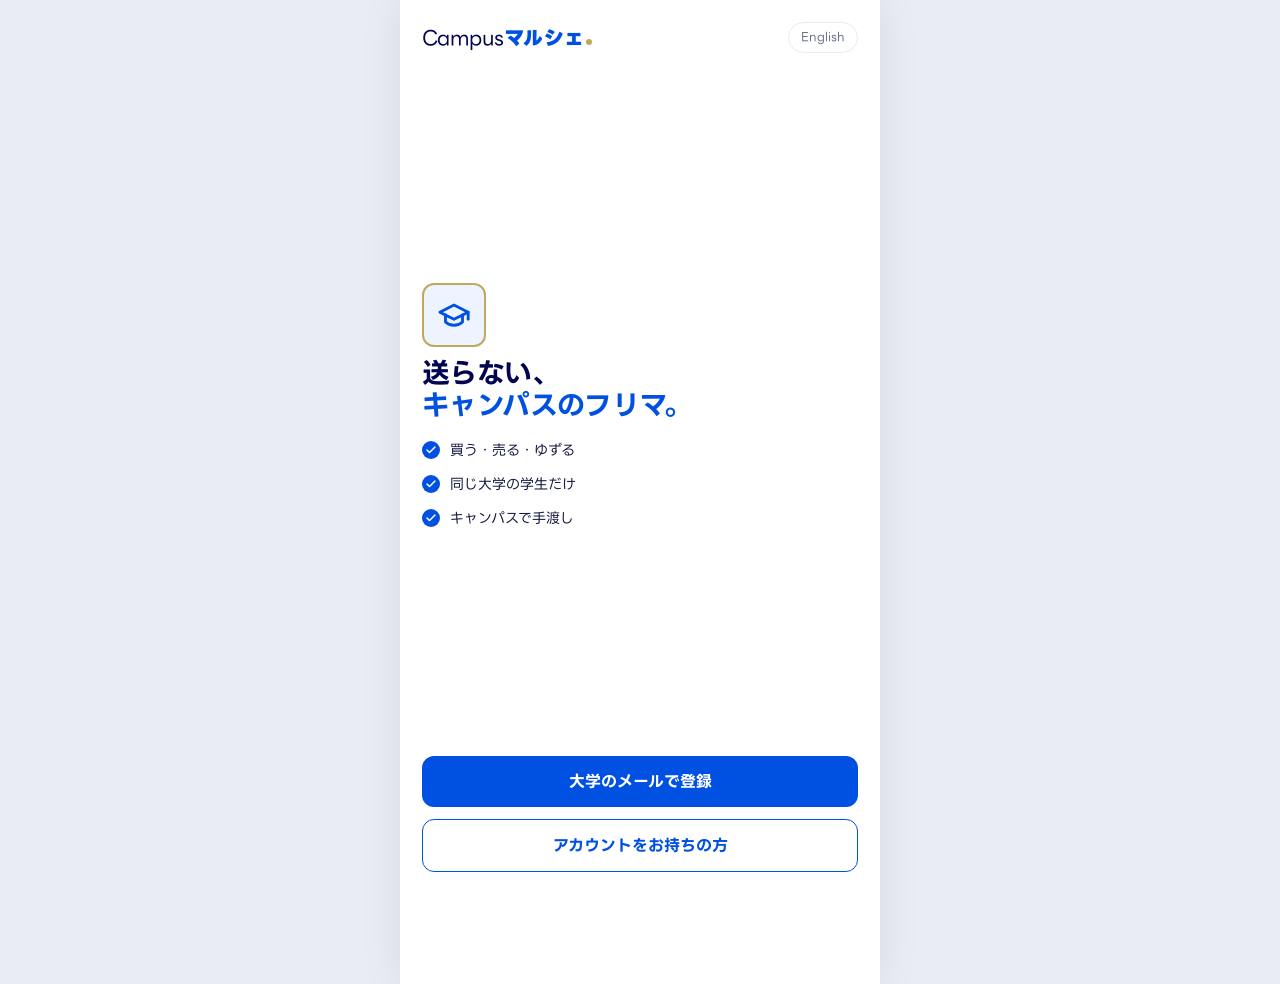
<file: tests/mock-backend.html>
<!DOCTYPE html>
<html lang="en">
<head>
<meta charset="UTF-8">
<meta name="viewport" content="width=device-width, initial-scale=1">
<title>Campus マルシェ · backend test (fake Supabase)</title>
<link rel="preconnect" href="https://fonts.googleapis.com">
<link rel="preconnect" href="https://fonts.gstatic.com" crossorigin>
<link rel="stylesheet" href="https://fonts.googleapis.com/css2?family=LINE+Seed+JP:wght@400;700;800&display=swap">
<link rel="stylesheet" href="../styles.css">
</head>
<body>
<div id="app"></div>
<div id="toast" class="toast"></div>
<script src="mock-supabase.js"></script>
<script>window.CAMPUS_CONFIG = { supabaseUrl: 'mock', supabaseAnonKey: 'mock' };</script>
<script src="../i18n.js"></script>
<script src="../backend.js"></script>
<script src="../app.js"></script>
</body>
</html>
</file>
<file: styles.css>
/* Campus マルシェ styles
   Palette from the University of Hyogo logo, used with the 60-30-10 rule:
   60% white / soft grey surfaces, 30% navy for text and structure, 10% blue for actions.
   Gold (blue's complementary colour) is a small accent only: "Free" tags, the logo dot, unread markers. */

:root {
  --navy: #020651;
  --blue: #0050e1;
  --blue-hover: #0042bd;
  --blue-soft: #edf3ff;
  --blue-line: #c9d9fb;
  --gold: #c2a85c;
  --gold-soft: #faf5e6;
  --gold-text: #7a6220;

  --ink: #12163d;        /* navy-tinted black for body text */
  --muted: #6a7090;
  --line: #e7eaf2;
  --bg: #ffffff;
  --surface: #f6f7fb;
  --green: #12a150;
  --danger: #e0434f;

  --radius: 12px;
  --shadow: 0 4px 14px rgba(18, 22, 61, .08);
  --shadow-lg: 0 10px 26px rgba(18, 22, 61, .14);
  --ease: cubic-bezier(.2, .8, .2, 1);
}


* { box-sizing: border-box; }

html, body { margin: 0; padding: 0; }

body {
  font-family: "LINE Seed JP", "Hiragino Sans", "Noto Sans JP", system-ui, sans-serif;
  color: var(--ink);
  background: #e9ecf4;
  -webkit-font-smoothing: antialiased;
  -webkit-tap-highlight-color: transparent;
}

button, input, select, textarea { font: inherit; color: inherit; }

a { color: var(--blue); }

a.plain { color: inherit; text-decoration: none; }

svg { width: 20px; height: 20px; flex: 0 0 auto; }


#app {
  max-width: 480px; min-height: 100vh; margin: 0 auto;
  background: var(--bg); position: relative; padding-bottom: 84px;
  box-shadow: 0 0 40px rgba(18, 22, 61, .08);
}


/* ---------- header (white, like Mercari) ---------- */

.topbar {
  position: sticky; top: 0; z-index: 10;
  background: rgba(255, 255, 255, .96); backdrop-filter: blur(8px);
  border-bottom: 1px solid var(--line);
  padding: 12px 16px; display: flex; align-items: center; gap: 8px;
}

.topbar h1 { font-size: 16px; margin: 0; flex: 1; color: var(--navy); font-weight: 700; }

.topbar.home { flex-direction: column; align-items: stretch; gap: 10px; padding-bottom: 12px; }

.brand-row { display: flex; align-items: baseline; gap: 8px; }

.brand-row .uni { font-size: 12px; color: var(--muted); flex: 1; }

.brand-row .badge { text-decoration: none; }

.logo { font-weight: 800; font-size: 20px; letter-spacing: -.4px; color: var(--navy); position: relative; }

.logo span { color: var(--blue); }

.logo::after { content: ""; display: inline-block; width: 6px; height: 6px; border-radius: 50%; background: var(--gold); margin-left: 2px; }

.back {
  background: none; border: 0; cursor: pointer; padding: 4px; margin-left: -6px; color: var(--navy);
  display: grid; place-items: center; border-radius: 50%; transition: background .15s, transform .15s var(--ease);
}

.back svg { width: 22px; height: 22px; }


.search-box {
  display: flex; align-items: center; gap: 8px; background: var(--surface); border: 1px solid transparent;
  border-radius: 12px; padding: 0 12px; color: var(--muted); transition: border-color .15s, background .15s, box-shadow .15s;
}

.search-box:focus-within { background: #fff; border-color: var(--blue); box-shadow: 0 0 0 3px rgba(0, 80, 225, .15); }

.search-box svg { width: 18px; height: 18px; }

.search-box input { flex: 1; border: 0; background: none; padding: 10px 0; outline: none; color: var(--ink); }


/* ---------- bottom nav: 5 tabs, Post raised in the middle ---------- */

.nav {
  position: fixed; bottom: 0; left: 50%; transform: translateX(-50%);
  width: 100%; max-width: 480px; z-index: 20;
  background: #fff; border-top: 1px solid var(--line);
  display: grid; grid-template-columns: repeat(5, 1fr); align-items: end;
  padding: 6px 0 calc(8px + env(safe-area-inset-bottom));
}

.nav a {
  text-decoration: none; color: var(--muted);
  display: flex; flex-direction: column; align-items: center; gap: 3px;
  font-size: 11px; font-weight: 400; padding: 2px 0; transition: color .15s;
}

.nav a .ic { position: relative; display: grid; place-items: center; transition: transform .2s var(--ease); }

.nav a .ic svg { width: 24px; height: 24px; }

.nav a:active .ic { transform: scale(.88); }

.nav a.on { color: var(--blue); font-weight: 700; }

.nav a.on .ic svg { stroke-width: 2.4; }

.nav .dot {
  position: absolute; top: -5px; right: -9px; min-width: 17px; height: 17px; padding: 0 4px;
  background: var(--danger); color: #fff; border: 2px solid #fff; border-radius: 12px;
  font-size: 11px; font-weight: 700; line-height: 13px; text-align: center;
}

.nav a.post .ic {
  width: 52px; height: 52px; margin-top: -26px; border-radius: 50%;
  background: var(--blue); color: #fff; border: 4px solid #fff;
  box-shadow: 0 4px 12px rgba(0, 80, 225, .35);
  transition: transform .2s var(--ease), background .2s, box-shadow .2s;
}

.nav a.post .ic svg { width: 24px; height: 24px; }

.nav a.post { color: var(--navy); font-weight: 700; }

.nav a.post:active .ic { transform: scale(.92); }


/* ---------- generic ---------- */

.pad { padding: 16px; }

.card { background: #fff; border-radius: var(--radius); padding: 16px; border: 1px solid var(--line); }

.stack > * + * { margin-top: 12px; }

.muted { color: var(--muted); }

.small { font-size: 12px; }

.center { text-align: center; }

h2 { font-size: 20px; margin: 0 0 4px; color: var(--navy); }

h3 { font-size: 14px; margin: 0 0 8px; color: var(--navy); }

em { font-style: normal; font-weight: 400; color: var(--muted); font-size: 12px; margin-left: 4px; }

.big-icon { font-size: 40px; display: grid; place-items: center; color: var(--blue); margin-bottom: 6px; }

.big-icon svg { width: 44px; height: 44px; }

.big-icon.ok { color: var(--green); }


.btn {
  display: inline-flex; align-items: center; justify-content: center; gap: 6px;
  border: 0; border-radius: 12px; padding: 13px 16px; cursor: pointer;
  background: var(--blue); color: #fff; font-weight: 700; text-decoration: none;
  transition: transform .15s var(--ease), box-shadow .15s var(--ease), background .15s, color .15s, border-color .15s;
}

.btn:active { transform: translateY(0) scale(.97); box-shadow: none; }

.btn.block { width: 100%; }

.btn.ghost { background: #fff; color: var(--blue); border: 1.5px solid var(--blue); }

.btn.light { background: var(--blue-soft); color: var(--blue); }

.btn.danger { background: #fdecee; color: var(--danger); }

.btn.sm { padding: 7px 12px; font-size: 12px; border-radius: 6px; }

.linkbtn { background: none; border: 0; color: var(--blue); cursor: pointer; padding: 0; text-decoration: underline; transition: color .15s; }


label.field { display: block; font-size: 12px; font-weight: 700; margin-bottom: 14px; color: var(--navy); }

label.field > span { display: block; margin-bottom: 6px; }

.field input, .field select, .field textarea {
  width: 100%; padding: 11px 12px; border: 1px solid var(--line); border-radius: 12px;
  background: #fff; font-weight: 400; color: var(--ink); transition: border-color .15s, box-shadow .15s;
}

.field textarea { min-height: 90px; resize: vertical; }

.field input:focus, .field select:focus, .field textarea:focus, .composer input:focus {
  outline: none; border-color: var(--blue); box-shadow: 0 0 0 3px rgba(0, 80, 225, .15);
}

.hint { font-size: 12px; color: var(--muted); font-weight: 400; margin-top: 5px; }

.err { color: var(--danger); font-size: 12px; margin: -4px 0 10px; }

.check-row { display: flex; gap: 8px; align-items: flex-start; }

.field-group { margin-bottom: 14px; }

.group-label { display: block; font-size: 12px; font-weight: 700; color: var(--navy); margin-bottom: 6px; }


.seg { display: grid; grid-template-columns: repeat(3, 1fr); gap: 8px; }

.seg label { cursor: pointer; }

.seg input { display: none; }

.seg span {
  display: block; text-align: center; padding: 10px 4px; border-radius: 12px;
  border: 1.5px solid var(--line); background: #fff; font-weight: 700; font-size: 14px; color: var(--muted);
  transition: transform .15s var(--ease), border-color .15s, background .15s, color .15s;
}

.seg label:active span { transform: scale(.96); }

.seg input:checked + span { border-color: var(--blue); background: var(--blue-soft); color: var(--blue); }


.demo-note {
  background: var(--gold-soft); border: 1px solid #eadfba; color: var(--gold-text);
  border-radius: 12px; padding: 10px 12px; font-size: 12px;
}


/* ---------- badges ---------- */

.badge {
  display: inline-flex; align-items: center; gap: 3px;
  font-size: 11px; font-weight: 700; padding: 2px 8px; border-radius: 999px;
  background: var(--blue-soft); color: var(--blue); vertical-align: middle;
}

.badge.free { background: #e3f6ea; color: #0d7a3d; }

.badge.lend { background: var(--blue-soft); color: var(--blue); }

.badge.sell { background: #eef0f7; color: var(--navy); }

.badge.warn { background: #fdecee; color: var(--danger); }

.badge.grey { background: #eef0f5; color: var(--muted); }

.verified { color: var(--blue); font-weight: 700; font-size: 12px; display: inline-flex; align-items: center; gap: 3px; }

.verified svg { width: 13px; height: 13px; stroke-width: 3; }


/* ---------- home ---------- */

.tabs { display: flex; gap: 0; padding: 0 16px; border-bottom: 1px solid var(--line); }

.tabs .chip {
  border: 0; border-radius: 0; background: none; padding: 12px 4px; margin-right: 18px; font-weight: 700; color: var(--muted);
  border-bottom: 2.5px solid transparent; transform: none !important;
}

.tabs .chip.on { background: none; color: var(--navy); border-bottom-color: var(--blue); }


.chips { display: flex; gap: 6px; overflow-x: auto; padding: 10px 16px 0; scrollbar-width: none; }

.chips::-webkit-scrollbar { display: none; }

.chip {
  flex: 0 0 auto; border: 1px solid var(--line); background: #fff; border-radius: 999px;
  padding: 6px 13px; font-size: 12px; cursor: pointer; white-space: nowrap; color: var(--ink);
  display: inline-flex; align-items: center; gap: 4px;
  transition: transform .15s var(--ease), border-color .15s, background .15s, color .15s;
}

.chip svg { width: 15px; height: 15px; }

.chip:active { transform: scale(.94); }

.chip.on { background: var(--blue); color: #fff; border-color: var(--blue); }

.chip.accent { border-color: var(--blue); color: var(--blue); font-weight: 700; }


.banner {
  margin: 14px 16px 2px; padding: 12px 14px; border-radius: var(--radius);
  background: var(--blue-soft);
  font-size: 12px; color: var(--muted); display: flex; flex-direction: column; gap: 2px;
}

.banner b { font-size: 14px; color: var(--navy); }


.grid { display: grid; grid-template-columns: 1fr 1fr; gap: 14px 10px; padding: 14px 16px; }

.item { text-decoration: none; color: inherit; display: block; border-radius: var(--radius); transition: transform .2s var(--ease); }

.item .photo-wrap {
  position: relative; border-radius: var(--radius); overflow: hidden; background: var(--surface);
  transition: box-shadow .2s var(--ease);
}

.item:active { transform: translateY(-1px) scale(.98); }

.item .photo { width: 100%; aspect-ratio: 1 / 1; object-fit: cover; display: block; transition: transform .35s var(--ease); }

.item .body { padding: 7px 2px 0; }

.item .title { font-size: 12px; font-weight: 700; white-space: nowrap; overflow: hidden; text-overflow: ellipsis; transition: color .15s; }

.item .meta { font-size: 11px; color: var(--muted); margin-top: 2px; white-space: nowrap; overflow: hidden; text-overflow: ellipsis; }

/* Price pill sits bottom-left on the photo */

.item .price {
  position: absolute; left: 0; bottom: 10px; z-index: 1;
  background: rgba(18, 22, 61, .72); color: #fff; font-weight: 700; font-size: 12px;
  padding: 4px 10px 4px 8px; border-radius: 0 999px 999px 0;
}

.item .price.free { background: var(--gold); color: var(--navy); }

.item .price.lend { background: var(--blue); }

.item.done .photo, .item.reserved .photo { filter: grayscale(.6) brightness(.9); }

.item .stamp {
  position: absolute; left: 0; top: 0; z-index: 1; background: var(--navy); color: #fff;
  font-size: 11px; font-weight: 800; padding: 4px 9px; border-bottom-right-radius: 12px; letter-spacing: .5px; text-transform: uppercase;
}

.item .stamp.sold { background: var(--danger); }

.ph { display: grid; place-items: center; }


.empty { text-align: center; color: var(--muted); padding: 48px 24px; grid-column: 1 / -1; line-height: 1.6; }


/* ---------- item page ---------- */

.big-photo { width: 100%; aspect-ratio: 1 / 1; object-fit: cover; display: block; }


.item-title { font-size: 20px; }

.price-row { display: flex; align-items: center; gap: 8px; margin: 4px 0 4px; }

.price-big { font-size: 28px; font-weight: 800; color: var(--navy); letter-spacing: -.3px; }

.facts { display: grid; grid-template-columns: auto 1fr; gap: 8px 16px; font-size: 14px; margin: 0; }

.facts dt { color: var(--muted); }

.facts dd { margin: 0; font-weight: 400; }

.seller { display: flex; align-items: center; gap: 12px; }

.pick { width: 100%; text-align: left; cursor: pointer; transition: transform .2s var(--ease), box-shadow .2s var(--ease), border-color .2s; }

.pick:active { transform: scale(.98); }

.avatar {
  width: 42px; height: 42px; border-radius: 50%; flex: 0 0 auto;
  display: grid; place-items: center; font-weight: 800; color: #fff; background: var(--navy);
}

.avatar.sm { width: 34px; height: 34px; font-size: 12px; }

.sticky-cta {
  position: fixed; bottom: 70px; left: 50%; transform: translateX(-50%);
  width: 100%; max-width: 480px; padding: 10px 16px; background: rgba(255, 255, 255, .96);
  border-top: 1px solid var(--line); z-index: 15;
}

.desc { white-space: pre-wrap; font-size: 14px; line-height: 1.65; margin: 0; }


/* ---------- post ---------- */

.photo-pick {
  display: grid; place-items: center; aspect-ratio: 4 / 3; border: 2px dashed var(--blue-line); border-radius: var(--radius);
  background: var(--surface); cursor: pointer; overflow: hidden; color: var(--muted); text-align: center; font-size: 14px; line-height: 1.6;
  transition: border-color .15s, background .15s, color .15s, transform .15s var(--ease);
}

.photo-pick:active { transform: scale(.99); }

.photo-pick img { width: 100%; height: 100%; object-fit: cover; }

.photo-pick input { display: none; }

.pick-ic { display: grid; place-items: center; width: 52px; height: 52px; margin: 0 auto 6px; border-radius: 50%; background: var(--blue); color: #fff; }

.pick-ic svg { width: 26px; height: 26px; }


/* ---------- list rows (notifications, messages) ---------- */

.note-row, .thread-row {
  display: flex; gap: 12px; align-items: center; padding: 13px 16px; background: #fff;
  border-bottom: 1px solid var(--line); text-decoration: none; color: inherit;
  transition: background .15s, padding .2s var(--ease);
}

.note-row:active, .thread-row:active { background: var(--blue-soft); }

.note-row.unread { background: var(--blue-soft); }

.note-row .mid, .thread-row .mid { flex: 1; min-width: 0; }

.note-text { font-size: 14px; line-height: 1.45; }

.note-row.unread .note-text { font-weight: 700; color: var(--navy); }

.unread-dot { width: 9px; height: 9px; border-radius: 50%; background: var(--blue); flex: 0 0 auto; }

.thumb { width: 52px; height: 52px; border-radius: 12px; object-fit: cover; flex: 0 0 auto; overflow: hidden; }


.icon-thumb { display: grid; place-items: center; background: var(--blue-soft); color: var(--blue); border-radius: 50%; }

.icon-thumb.check { background: #e3f6ea; color: var(--green); }

.icon-thumb.home { background: var(--gold-soft); color: var(--gold-text); }

.thread-row .name { font-weight: 700; font-size: 14px; color: var(--navy); }

.thread-row .last { font-size: 12px; color: var(--muted); white-space: nowrap; overflow: hidden; text-overflow: ellipsis; }


/* ---------- chat ---------- */

.chat-item {
  display: flex; gap: 10px; align-items: center; padding: 10px 16px; background: #fff;
  border-bottom: 1px solid var(--line); text-decoration: none; color: inherit; font-size: 12px; transition: background .15s;
}

.chat-item .thumb { width: 40px; height: 40px; }

.demo-bar { background: var(--gold-soft); color: var(--gold-text); font-size: 12px; padding: 7px 16px; border-bottom: 1px solid #eee3c3; }

.msgs { padding: 14px 16px 160px; display: flex; flex-direction: column; gap: 8px; background: var(--surface); min-height: 60vh; }

.msg { max-width: 78%; padding: 9px 12px; border-radius: 12px; font-size: 14px; line-height: 1.45; white-space: pre-wrap; word-wrap: break-word; }

.msg.me { align-self: flex-end; background: var(--blue); color: #fff; border-bottom-right-radius: 6px; }

.msg.them { align-self: flex-start; background: #fff; border: 1px solid var(--line); border-bottom-left-radius: 6px; }

.msg .t { display: block; font-size: 11px; opacity: .65; margin-top: 3px; }

.sys { align-self: center; font-size: 12px; color: var(--muted); background: #fff; border: 1px solid var(--line); padding: 4px 12px; border-radius: 12px; text-align: center; }

.meet { align-self: stretch; background: #fff; border: 1px solid var(--blue-line); border-radius: var(--radius); padding: 12px 14px; }

.meet .ttl { font-size: 11px; font-weight: 800; color: var(--blue); text-transform: uppercase; letter-spacing: .4px; display: flex; align-items: center; gap: 5px; }

.meet .ttl svg { width: 14px; height: 14px; }

.meet .where { font-weight: 700; margin: 5px 0 2px; color: var(--navy); font-size: 14px; }

.meet .acts { display: flex; gap: 8px; margin-top: 10px; }


.composer {
  position: fixed; bottom: 70px; left: 50%; transform: translateX(-50%); width: 100%; max-width: 480px;
  background: #fff; border-top: 1px solid var(--line); padding: 8px 12px; z-index: 15;
}

.composer .row { display: flex; gap: 8px; }

.composer input { flex: 1; padding: 10px 14px; border: 1px solid var(--line); border-radius: 999px; background: var(--surface); transition: border-color .15s, box-shadow .15s, background .15s; }

.composer input:focus { background: #fff; }

.quick { display: flex; gap: 6px; overflow-x: auto; margin-bottom: 8px; padding-top: 3px; scrollbar-width: none; }

.quick::-webkit-scrollbar { display: none; }

.quick .chip { font-size: 12px; padding: 5px 11px; }

.outcome { background: #effaf3; border-bottom: 1px solid #c8ecd5; padding: 10px 16px; font-size: 12px; }

.outcome .acts { display: flex; gap: 8px; margin-top: 8px; }

.propose { background: var(--surface); border: 1px solid var(--line); border-radius: 12px; padding: 12px; margin-bottom: 8px; }

.propose .field { margin-bottom: 10px; }


/* ---------- me / stats ---------- */

.my-row { display: flex; gap: 12px; align-items: center; padding: 10px 0; border-bottom: 1px solid var(--line); }

.my-row:last-child { border-bottom: 0; }

.my-row .mid { flex: 1; min-width: 0; }

.my-row .acts { display: flex; gap: 6px; flex-wrap: wrap; margin-top: 6px; }

.stat-grid { display: grid; grid-template-columns: 1fr 1fr; gap: 10px; }

.stat { background: #fff; border: 1px solid var(--line); border-radius: var(--radius); padding: 12px 14px; transition: transform .2s var(--ease), box-shadow .2s var(--ease), border-color .2s; }

.stat .n { font-size: 28px; font-weight: 800; color: var(--blue); }

.stat .l { font-size: 12px; color: var(--muted); }

.menu a, .menu button {
  display: flex; justify-content: space-between; width: 100%; padding: 13px 0; border: 0; background: none;
  border-bottom: 1px solid var(--line); text-decoration: none; color: var(--ink); cursor: pointer; text-align: left;
  transition: color .15s, padding .2s var(--ease);
}

.menu a > :last-child, .menu button > :last-child { transition: transform .2s var(--ease); color: var(--muted); }

.menu > :last-child { border-bottom: 0; }

.menu .danger-text { color: var(--danger); }


/* ---------- onboarding (white, blue actions) ---------- */

.welcome { min-height: 100vh; display: flex; flex-direction: column; padding: 22px 22px 28px; background: #fff; }

.welcome-top { padding-bottom: 8px; }

.welcome-main { flex: 1; display: flex; flex-direction: column; justify-content: center; }

.welcome .mark {
  width: 64px; height: 64px; border-radius: 12px; display: grid; place-items: center; font-size: 28px;
  background: var(--blue-soft); border: 2px solid var(--gold);
}

.welcome h1 { font-size: 28px; line-height: 1.15; margin: 10px 0 4px; letter-spacing: -.6px; color: var(--navy); }

.welcome h1 span { color: var(--blue); }

.ticks { list-style: none; padding: 0; margin: 8px 0 0; color: var(--ink); font-size: 14px; }

.ticks li { display: flex; align-items: center; gap: 10px; padding: 6px 0; }

.ticks svg { width: 18px; height: 18px; color: #fff; background: var(--blue); border-radius: 50%; padding: 3px; stroke-width: 3; }

.code-input { letter-spacing: 8px; font-size: 20px !important; text-align: center; }


.ph.photo, .ph.big-photo, .ph.thumb { display: grid; place-items: center; }


.toast {
  position: fixed; left: 50%; bottom: 96px; transform: translateX(-50%) translateY(20px);
  background: var(--navy); color: #fff; padding: 10px 16px; border-radius: 12px; font-size: 14px;
  opacity: 0; pointer-events: none; transition: all .2s; z-index: 50; max-width: 90vw; box-shadow: var(--shadow-lg);
}

.toast.show { opacity: 1; transform: translateX(-50%) translateY(0); }


/* ---------- 5-star ratings ---------- */

:root { --star: #d4a92a; --star-off: #d9dce6; }

span.rating { display: inline-flex; align-items: center; gap: 3px; font-size: 12px; font-weight: 700; color: var(--ink); }

span.rating .star { color: var(--star); font-size: 14px; line-height: 1; }

span.rating b { font-weight: 800; color: var(--navy); }

span.rating.none { color: var(--muted); font-weight: 400; }

.stars { display: inline-flex; gap: 1px; color: var(--star-off); font-size: 14px; line-height: 1; letter-spacing: 0; vertical-align: -1px; }

.stars .on { color: var(--star); }

.stars.sm { font-size: 12px; }

.review-done .stars { font-size: 16px; margin-left: 4px; }

.review-top { display: flex; align-items: center; gap: 8px; flex-wrap: wrap; }

.profile-stats b.avg { color: var(--star); }


/* Tappable stars: inputs are listed 5→1 and shown right-to-left, so "~" highlights the stars to the left */

.star-input { display: inline-flex; flex-direction: row-reverse; justify-content: flex-end; gap: 4px; }

.star-input input { position: absolute; opacity: 0; width: 1px; height: 1px; pointer-events: none; }

.star-input label {
  font-size: 34px; line-height: 1; color: var(--star-off); cursor: pointer; user-select: none;
  transition: transform .15s var(--ease), color .12s;
}

.star-input label:active { transform: scale(.9); }

.star-input input:checked + label { animation: star-pop .3s var(--ease); }

.btn:disabled { opacity: .45; cursor: not-allowed; transform: none; box-shadow: none; background: var(--blue); }
.star-input input:checked ~ label { color: var(--star); }
.star-input input:focus-visible + label { outline: 2px solid var(--blue); outline-offset: 2px; border-radius: 6px; }

@keyframes star-pop { 0% { transform: scale(.7); } 60% { transform: scale(1.3); } 100% { transform: scale(1); } }


/* Profile rating summary with 5→1 bars */

.rating-summary { display: flex; gap: 18px; align-items: center; margin: 10px 16px 0; padding: 14px; border: 1px solid var(--line); border-radius: var(--radius); }

.rating-big { display: flex; flex-direction: column; align-items: center; gap: 4px; min-width: 84px; }

.rating-big b { font-size: 28px; color: var(--navy); line-height: 1; }

.rating-bars { flex: 1; display: flex; flex-direction: column; gap: 5px; }

.bar-row { display: grid; grid-template-columns: 26px 1fr 20px; align-items: center; gap: 8px; font-size: 12px; }

.bar-row .bar { height: 7px; border-radius: 6px; background: var(--surface); overflow: hidden; }

.bar-row .bar i { display: block; height: 100%; background: var(--star); border-radius: 6px; transition: width .4s var(--ease); }


/* ---------- logo in the top right of every screen ---------- */

.logo-link {
  margin-left: auto; text-decoration: none; background: none; border: 0; cursor: pointer; padding: 4px 6px; border-radius: 6px;
  transition: background .15s, transform .15s var(--ease);
}

.logo-link .logo { font-size: 16px; }

.logo-link:active { transform: scale(.95); }

.topbar.home .logo-link .logo { font-size: 20px; }

.brand-row { align-items: center; }

.brand-row .where { display: flex; flex-direction: column; line-height: 1.25; }

.brand-row .where b { color: var(--navy); font-size: 14px; }

.brand-row .where span { font-size: 12px; color: var(--muted); }


/* ---------- home extras ---------- */

.chip-sep { flex: 0 0 1px; background: var(--line); margin: 4px 2px; }

.select-chip { padding: 0 6px 0 10px; }

.select-chip select { border: 0; background: none; padding: 6px 0; cursor: pointer; outline: none; font-size: 12px; color: inherit; }

.toolbar { display: flex; align-items: center; justify-content: space-between; padding: 12px 16px 0; min-height: 34px; }

.toolbar .chip { padding: 5px 11px; font-size: 12px; }

.mini-heart {
  position: absolute; right: 8px; bottom: 8px; width: 26px; height: 26px; border-radius: 50%;
  background: #fff; color: var(--danger); display: grid; place-items: center; box-shadow: var(--shadow);
}

.mini-heart svg { width: 15px; height: 15px; fill: currentColor; }

a.banner { text-decoration: none; transition: transform .15s var(--ease), box-shadow .15s; }


/* ---------- search panel (opens when you tap the search bar) ---------- */

#search-panel[hidden], #home-body[hidden], .search-cancel[hidden] { display: none !important; }

.search-row { display: flex; align-items: center; gap: 8px; }

.search-row .search-box { flex: 1; }

.search-cancel {
  border: 0; background: none; color: var(--blue); font-weight: 700; font-size: 14px; cursor: pointer;
  padding: 8px 4px; border-radius: 6px; transition: color .15s, background .15s;
}

.search-panel { padding: 4px 0 24px; animation: sp-in .18s var(--ease); }

@keyframes sp-in { from { opacity: 0; transform: translateY(-6px); } to { opacity: 1; transform: none; } }

.sp-sec { padding: 14px 16px 4px; }

.sp-head {
  display: flex; align-items: center; justify-content: space-between; gap: 8px;
  font-size: 12px; font-weight: 800; color: var(--navy); margin: 4px 0 10px;
}

.sp-head .muted { font-weight: 400; margin-right: auto; margin-left: 4px; }

.sp-list .sp-head { padding: 0 16px; margin-top: 16px; }

.cat-grid { display: grid; grid-template-columns: repeat(4, 1fr); gap: 8px; }

.cat-tile {
  display: flex; flex-direction: column; align-items: center; gap: 3px; padding: 12px 4px 10px;
  background: #fff; border: 1px solid var(--line); border-radius: var(--radius); cursor: pointer;
  transition: transform .18s var(--ease), box-shadow .18s var(--ease), border-color .15s, background .15s;
}

.cat-tile:active { transform: scale(.95); box-shadow: none; }

.cat-tile.on { border-color: var(--blue); background: var(--blue-soft); }

.ct-ic { font-size: 28px; line-height: 1.1; transition: transform .2s var(--ease); }

.ct-label { font-size: 12px; font-weight: 700; color: var(--navy); }

.ct-count { font-size: 11px; color: var(--muted); }

.quick-filters { display: flex; flex-wrap: wrap; gap: 8px; }

.qf {
  display: inline-flex; align-items: center; gap: 6px; padding: 9px 14px; border-radius: 999px; cursor: pointer;
  border: 1px solid var(--line); background: #fff; font-size: 12px; font-weight: 700; color: var(--ink);
  transition: transform .15s var(--ease), border-color .15s, background .15s, color .15s;
}

.qf:active { transform: scale(.94); }

.sp-row {
  display: flex; align-items: center; gap: 12px; width: 100%; padding: 11px 16px; border: 0; background: #fff;
  border-bottom: 1px solid var(--line); text-align: left; cursor: pointer; font-size: 14px; color: var(--ink);
  transition: background .15s, padding .2s var(--ease);
}

.sp-row:active { background: var(--blue-soft); }

.sp-sec .sp-row { padding-left: 0; padding-right: 0; }

.sp-row.recent { cursor: default; gap: 4px; }

.sp-row-main { flex: 1; display: flex; align-items: center; gap: 12px; border: 0; background: none; cursor: pointer; padding: 0; text-align: left; font-size: 14px; color: inherit; transition: color .15s; }

.sp-ic { width: 32px; height: 32px; flex: 0 0 auto; border-radius: 50%; background: var(--surface); display: grid; place-items: center; font-size: 16px; color: var(--muted); }

.sp-ic svg { width: 16px; height: 16px; }

.sp-main { flex: 1; min-width: 0; display: flex; flex-direction: column; overflow: hidden; text-overflow: ellipsis; }

.sp-main mark { background: none; color: var(--blue); font-weight: 800; }

.sp-sub { font-size: 12px; color: var(--muted); margin-top: 1px; }

.sp-count { font-size: 12px; font-weight: 700; color: var(--blue); background: var(--blue-soft); border-radius: 12px; padding: 2px 9px; }

.sp-go { color: var(--muted); font-size: 20px; transition: transform .2s var(--ease), color .15s; }

.sp-thumb { width: 40px; height: 40px; flex: 0 0 auto; border-radius: 6px; object-fit: cover; overflow: hidden; }

.sp-thumb.ph { display: grid; place-items: center; }


.sp-all { margin-top: 6px; border-top: 1px solid var(--line); }

.sp-all .sp-ic { background: var(--blue); color: #fff; }

.sp-empty { padding: 16px; font-size: 12px; color: var(--muted); line-height: 1.6; }

.fpills { display: flex; flex-wrap: wrap; align-items: center; gap: 6px; padding: 12px 16px 0; }

.fpill {
  display: inline-flex; align-items: center; gap: 6px; padding: 5px 8px 5px 12px; border-radius: 12px; cursor: pointer;
  border: 1px solid var(--blue); background: var(--blue-soft); color: var(--blue); font-size: 12px; font-weight: 700;
  transition: transform .15s var(--ease), background .15s;
}

.fpill:active { transform: scale(.94); }

.fpill .fx { display: grid; place-items: center; width: 16px; height: 16px; border-radius: 50%; background: var(--blue); color: #fff; }

.fpill .fx svg { width: 10px; height: 10px; stroke-width: 3; }


/* ---------- item page extras ---------- */

.big-wrap { position: relative; }

.like-btn {
  position: absolute; right: 14px; bottom: 14px; display: inline-flex; align-items: center; gap: 6px;
  background: #fff; border: 1px solid var(--line); border-radius: 999px; padding: 8px 14px; cursor: pointer;
  font-weight: 700; color: var(--muted); box-shadow: var(--shadow); transition: transform .15s var(--ease), color .15s;
}

.like-btn:active { transform: scale(.92); }

.like-btn.on { color: var(--danger); border-color: #f7c6cb; }

.like-btn.on svg { fill: currentColor; animation: pop .3s var(--ease); }

@keyframes pop { 0% { transform: scale(.6); } 60% { transform: scale(1.25); } 100% { transform: scale(1); } }

.item-stats { display: flex; flex-wrap: wrap; gap: 4px 12px; align-items: center; }

.item-stats span { display: inline-flex; align-items: center; gap: 3px; }

.item-stats svg { width: 14px; height: 14px; }

.cta-row { display: flex; gap: 8px; }

.cta-row > * { flex: 1; }

.link-card { text-decoration: none; color: inherit; transition: transform .2s var(--ease), box-shadow .2s var(--ease), border-color .2s; }

.link-card:active { transform: scale(.99); }

.chev { color: var(--muted); font-size: 20px; transition: transform .2s var(--ease), color .15s; }

.link-text { color: var(--blue); font-weight: 700; margin-top: 2px; }

.seller-meta { display: flex; flex-wrap: wrap; align-items: center; gap: 4px 10px; margin-top: 3px; }

.center-row { justify-content: center; }

.rating { display: inline-flex; gap: 8px; font-size: 12px; font-weight: 700; }

.rating span { display: inline-flex; align-items: center; gap: 3px; }

.rating svg { width: 13px; height: 13px; }

.rating .good, .review .good { color: var(--green); }

.rating .bad, .review .bad { color: var(--muted); }

.report-link { display: inline-flex; align-items: center; gap: 6px; font-size: 12px; color: var(--muted); text-decoration: none; transition: color .15s; }

.report-link svg { width: 15px; height: 15px; }


/* ---------- favorites (private bookmarks) ---------- */

.photo-actions { position: absolute; right: 14px; bottom: 14px; display: flex; gap: 8px; }

.photo-actions .like-btn { position: static; }

.fav-btn {
  display: inline-flex; align-items: center; gap: 6px; background: #fff; border: 1px solid var(--line);
  border-radius: 999px; padding: 8px 14px; cursor: pointer; font-weight: 700; color: var(--muted);
  box-shadow: var(--shadow); transition: transform .15s var(--ease), color .15s, border-color .15s, background .15s;
}

.fav-btn:active { transform: scale(.92); }

.fav-btn.on { color: var(--gold-text); border-color: var(--gold); background: var(--gold-soft); }

.fav-btn.on svg { fill: var(--gold); stroke: var(--gold-text); animation: pop .3s var(--ease); }

.btn.fav-seller.on { background: var(--gold-soft); color: var(--gold-text); border: 1.5px solid var(--gold); }

.btn.fav-seller.on svg { fill: var(--gold); }

.btn.fav-seller svg { width: 16px; height: 16px; }

.stack > .quick-stats { grid-template-columns: repeat(4, 1fr); }

.fav-tabs a.chip { text-decoration: none; }

.sub-bar.small { display: flex; align-items: center; gap: 6px; }

.sub-bar.small svg { width: 14px; height: 14px; }

.fav-sellers { padding: 4px 0; }

.fav-seller-row {
  display: flex; gap: 12px; align-items: center; padding: 12px 16px; border-bottom: 1px solid var(--line);
  text-decoration: none; color: inherit; transition: background .15s, padding .2s var(--ease);
}

.fav-seller-row:active { background: var(--blue-soft); }

.fav-seller-row .mid { flex: 1; min-width: 0; }

.fav-seller-row .avatar { box-shadow: 0 0 0 2px #fff, 0 0 0 3.5px var(--gold); }


/* ---------- avatars ---------- */

img.avatar { object-fit: cover; }

.avatar.sm { width: 32px; height: 32px; font-size: 12px; }

.avatar.md { width: 56px; height: 56px; font-size: 16px; }

.avatar.lg { width: 88px; height: 88px; font-size: 28px; }


/* ---------- profile ---------- */

.profile-head { text-align: center; padding: 22px 16px 16px; border-bottom: 1px solid var(--line); }

.profile-head .avatar { margin: 0 auto 10px; box-shadow: 0 0 0 3px #fff, 0 0 0 5px var(--gold); }

.profile-head h2 { margin-bottom: 2px; }

.profile-stats { display: grid; grid-template-columns: repeat(4, 1fr); margin: 16px 0 12px; border: 1px solid var(--line); border-radius: var(--radius); }

.profile-stats > div { padding: 10px 4px; display: flex; flex-direction: column; align-items: center; gap: 2px; }

.profile-stats > div + div { border-left: 1px solid var(--line); }

.profile-stats b { font-size: 16px; color: var(--navy); }

.profile-stats span { font-size: 11px; color: var(--muted); display: inline-flex; align-items: center; gap: 3px; }

.profile-stats svg { width: 12px; height: 12px; }

.bio { font-size: 14px; line-height: 1.6; margin: 0 0 14px; white-space: pre-wrap; }

.section-title { font-weight: 800; color: var(--navy); padding: 18px 16px 0; font-size: 14px; }

.reviews { padding: 4px 16px 16px; }

.review { display: flex; gap: 10px; padding: 12px 0; border-bottom: 1px solid var(--line); }

.review:last-child { border-bottom: 0; }

.review .mid { flex: 1; }

.review svg { width: 14px; height: 14px; vertical-align: -2px; }

.quick-stats { display: grid; grid-template-columns: repeat(3, 1fr); gap: 8px; }

.quick-stats a {
  background: #fff; border: 1px solid var(--line); border-radius: var(--radius); padding: 12px; text-align: center;
  text-decoration: none; color: inherit; display: flex; flex-direction: column; transition: transform .2s var(--ease), box-shadow .2s, border-color .2s;
}

.quick-stats b { font-size: 20px; color: var(--blue); }

.quick-stats span { font-size: 12px; color: var(--muted); }


/* ---------- edit profile ---------- */

.avatar-edit { display: flex; flex-direction: column; align-items: center; gap: 8px; margin-bottom: 18px; }

.avatar-pick { position: relative; cursor: pointer; border-radius: 50%; transition: transform .15s var(--ease); }

.avatar-pick input { display: none; }

.avatar-cam {
  position: absolute; right: -2px; bottom: -2px; width: 30px; height: 30px; border-radius: 50%;
  background: var(--blue); color: #fff; display: grid; place-items: center; border: 3px solid #fff;
}

.avatar-cam svg { width: 15px; height: 15px; }

.readonly { padding: 11px 12px; border-radius: 12px; background: var(--surface); display: flex; justify-content: space-between; gap: 8px; flex-wrap: wrap; font-size: 14px; }


/* ---------- settings ---------- */

.switch-row { display: flex; align-items: center; justify-content: space-between; gap: 14px; padding: 10px 0; border-bottom: 1px solid var(--line); cursor: pointer; font-size: 14px; }

.switch-row:last-child { border-bottom: 0; }

.switch {
  appearance: none; -webkit-appearance: none; flex: 0 0 auto; width: 44px; height: 26px; border-radius: 12px;
  background: #d5d9e6; position: relative; cursor: pointer; transition: background .2s;
}

.switch::after {
  content: ""; position: absolute; top: 3px; left: 3px; width: 20px; height: 20px; border-radius: 50%;
  background: #fff; box-shadow: 0 1px 3px rgba(0,0,0,.2); transition: transform .2s var(--ease);
}

.switch:checked { background: var(--blue); }

.switch:checked::after { transform: translateX(18px); }

.list-row { display: flex; align-items: center; justify-content: space-between; gap: 8px; padding: 8px 0; border-bottom: 1px solid var(--line); font-size: 14px; }

.list-row:last-child { border-bottom: 0; }

.list-row > span { display: inline-flex; align-items: center; gap: 8px; }

.list-row svg { width: 16px; height: 16px; }

.inline-user { display: inline-flex; align-items: center; gap: 8px; }

.icon-btn { background: none; border: 0; cursor: pointer; color: var(--muted); padding: 6px; border-radius: 50%; display: grid; place-items: center; transition: background .15s, color .15s; }

.menu h3 { margin-bottom: 4px; }

.menu a > span:first-child, .menu button > span:first-child { display: inline-flex; align-items: center; gap: 10px; }

.menu svg { width: 18px; height: 18px; color: var(--muted); }

.menu .danger-text svg { color: var(--danger); }

.sub-bar { padding: 8px 16px; border-bottom: 1px solid var(--line); background: var(--surface); }

.sub-bar a { display: inline-flex; align-items: center; gap: 6px; font-size: 12px; text-decoration: none; color: var(--blue); font-weight: 700; }

.sub-bar svg { width: 15px; height: 15px; }

.radio-list label { display: flex; gap: 10px; align-items: center; padding: 9px 0; border-bottom: 1px solid var(--line); cursor: pointer; font-size: 14px; }

.radio-list label:last-child { border-bottom: 0; }

.tip { display: flex; gap: 12px; align-items: flex-start; }

.tip > svg { color: var(--blue); width: 22px; height: 22px; margin-top: 2px; }


/* ---------- chat extras ---------- */


.meet.offer .ttl { color: var(--gold-text); }

.strike { text-decoration: line-through; font-weight: 400; }

.propose .acts { display: flex; gap: 8px; }

.review-box { background: var(--gold-soft); border-bottom: 1px solid #eee3c3; padding: 12px 16px; display: flex; flex-direction: column; gap: 8px; font-size: 14px; }

.review-box input { padding: 9px 12px; border: 1px solid var(--line); border-radius: 12px; }

.review-box .acts { display: flex; gap: 8px; }

.review-box svg, .review-done svg { width: 15px; height: 15px; }

.review-done { padding: 10px 16px; font-size: 12px; color: var(--gold-text); background: var(--gold-soft); display: flex; align-items: center; gap: 6px; }

.blocked-note { text-align: center; font-size: 12px; color: var(--muted); padding: 14px; }

.seg.two { grid-template-columns: 1fr 1fr; }


/* ---------- price range (Amazon-style) ---------- */

.price-chip .caret { font-size: 11px; margin-left: 2px; display: inline-block; transition: transform .2s var(--ease); }

.price-chip.open .caret { transform: rotate(180deg); }

.price-sheet {
  margin: 10px 16px 0; padding: 14px; background: #fff; border: 1px solid var(--line); border-radius: var(--radius);
  box-shadow: var(--shadow); animation: sheet-in .2s var(--ease);
}

@keyframes sheet-in { from { opacity: 0; transform: translateY(-6px); } to { opacity: 1; transform: none; } }

.ps-head { display: flex; justify-content: space-between; align-items: center; margin-bottom: 6px; color: var(--navy); }

.ps-brackets { display: flex; flex-direction: column; margin-bottom: 12px; }

.ps-row {
  display: flex; justify-content: space-between; align-items: center; background: none; border: 0; cursor: pointer;
  padding: 8px 8px; border-radius: 6px; font-size: 14px; color: var(--ink); text-align: left;
  transition: background .15s, color .15s, padding .2s var(--ease);
}

.ps-row:active { transform: scale(.98); }

.ps-row.on { color: var(--blue); font-weight: 700; background: var(--blue-soft); }

.ps-row.on::before { content: "✓"; margin-right: 6px; }

.ps-row span:first-child { flex: 1; }

.ps-count { font-size: 12px; color: var(--muted); background: var(--surface); border-radius: 12px; padding: 1px 8px; }

.ps-slider { padding: 4px 4px 10px; border-top: 1px solid var(--line); padding-top: 12px; }

.ps-values { display: flex; justify-content: space-between; font-weight: 700; color: var(--navy); font-size: 14px; margin-bottom: 4px; }

.ps-preview { margin-top: 6px; text-align: center; }

.range { position: relative; height: 30px; }

.range .track, .range .fill { position: absolute; top: 13px; height: 4px; border-radius: 6px; }

.range .track { left: 0; right: 0; background: var(--line); }

.range .fill { background: var(--blue); }

.range input[type=range] {
  position: absolute; left: 0; top: 0; width: 100%; height: 30px; margin: 0; background: none;
  pointer-events: none; -webkit-appearance: none; appearance: none;
}

.range input[type=range]::-webkit-slider-runnable-track { background: transparent; height: 30px; }

.range input[type=range]::-moz-range-track { background: transparent; height: 30px; }

.range input[type=range]::-webkit-slider-thumb {
  -webkit-appearance: none; pointer-events: auto; width: 24px; height: 24px; margin-top: 3px; border-radius: 50%;
  background: #fff; border: 2px solid var(--blue); box-shadow: 0 2px 6px rgba(0, 80, 225, .3); cursor: grab;
  transition: transform .15s var(--ease), box-shadow .15s;
}

.range input[type=range]::-moz-range-thumb {
  pointer-events: auto; width: 20px; height: 20px; border-radius: 50%; background: #fff; border: 2px solid var(--blue);
  box-shadow: 0 2px 6px rgba(0, 80, 225, .3); cursor: grab;
}

.range input[type=range]:active::-webkit-slider-thumb { cursor: grabbing; transform: scale(1.2); }

.range input[type=range]:focus { outline: none; }

.range input[type=range]:focus-visible::-webkit-slider-thumb { box-shadow: 0 0 0 4px rgba(0, 80, 225, .25); }

.ps-custom { display: flex; align-items: center; gap: 8px; border-top: 1px solid var(--line); padding-top: 12px; }

.ps-custom label { flex: 1; display: flex; align-items: center; gap: 4px; border: 1px solid var(--line); border-radius: 12px; padding: 0 10px; color: var(--muted); transition: border-color .15s, box-shadow .15s; }

.ps-custom label:focus-within { border-color: var(--blue); box-shadow: 0 0 0 3px rgba(0, 80, 225, .15); }

.ps-custom input { border: 0; outline: none; width: 100%; padding: 9px 0; background: none; color: var(--ink); }



/* ---------- line icons instead of emoji ---------- */
.cat-ic { display: inline-flex; align-items: center; justify-content: center; vertical-align: -0.2em; }
.cat-ic svg { width: 1.15em; height: 1.15em; stroke-width: 1.8; }
.chip .cat-ic svg { width: 16px; height: 16px; }
.ph { background: var(--surface); color: #a3abc4; }
.ph .cat-ic { width: 100%; height: 100%; }
.ph .cat-ic svg { width: 34%; height: 34%; stroke-width: 1.3; }
.thumb.ph .cat-ic svg, .sp-thumb.ph .cat-ic svg { width: 52%; height: 52%; stroke-width: 1.6; }
.ct-ic .cat-ic svg { width: 28px; height: 28px; stroke-width: 1.6; }
.ct-ic { color: var(--navy); }
.sp-ic .cat-ic svg { width: 16px; height: 16px; }
.qf svg { width: 16px; height: 16px; flex: 0 0 auto; }
.welcome .mark { color: var(--blue); }
.welcome .mark svg { width: 34px; height: 34px; }
.lang { display: inline-flex; align-items: center; gap: 4px; font-size: 12px; color: var(--muted); }
.lang svg { width: 14px; height: 14px; }
.avail { color: var(--green); font-weight: 700; }

/* ---------- Mercari-style item grid: 3 across, small corners ---------- */
.grid { grid-template-columns: repeat(3, minmax(0, 1fr)); gap: 14px 6px; padding: 12px; }
.item { min-width: 0; }
.item .photo-wrap { border-radius: 6px; }
.item .body { padding: 6px 1px 0; }
.item .title { font-size: 12px; font-weight: 400; }
.item .meta { font-size: 11px; }
.item .price { font-size: 12px; bottom: 6px; padding: 2px 8px 2px 6px; }
.item .stamp { font-size: 11px; padding: 2px 6px; border-bottom-right-radius: 6px; }
.mini-heart { width: 22px; height: 22px; right: 5px; bottom: 5px; }
.mini-heart svg { width: 12px; height: 12px; }

/* ---------- grouped lists instead of boxes (Me, Settings, Safety) — like Mercari's マイページ ---------- */
.list-page { background: var(--surface); min-height: calc(100vh - 130px); padding-bottom: 24px; }
.list-page > * { margin: 0; }
.list-page > .card, .list-page > .quick-stats {
  border: 0; border-radius: 0; box-shadow: none; background: #fff; margin-top: 8px; padding: 0 16px;
}
.list-page > :first-child { margin-top: 0; }
.list-page > .card > h3 { font-size: 12px; font-weight: 700; color: var(--muted); margin: 0; padding: 14px 0 6px; letter-spacing: .03em; }
.list-page > .link-card { padding: 16px; }
.list-page > .btn { display: flex; margin: 8px 16px 0; width: calc(100% - 32px); }
.list-page .quick-stats { display: grid; grid-template-columns: repeat(4, 1fr); gap: 0; padding: 0; }
.list-page .quick-stats a { border: 0; border-radius: 0; background: none; padding: 12px 4px; box-shadow: none; }
.list-page .quick-stats a + a { border-left: 1px solid var(--line); }
.list-page .menu a, .list-page .menu button { padding: 14px 0; }
.list-page .my-row:last-child, .list-page .switch-row:last-child, .list-page .list-row:last-child { border-bottom: 0; }
.list-page > .card > p.muted { margin: 0; padding: 4px 0 14px; }
.list-page .tip { display: flex; gap: 12px; padding: 14px 0; border-bottom: 1px solid var(--line); }
.list-page .tip:last-child { border-bottom: 0; }

.my-row .small svg { width: 13px; height: 13px; vertical-align: -2px; }

/* Item page: details as a plain table, sections split by lines instead of boxes */
.item-page > .card { border: 0; border-radius: 0; background: none; padding: 0; }
.item-page .facts { grid-template-columns: 112px 1fr; gap: 0; border-top: 1px solid var(--line); }
.item-page .facts dt, .item-page .facts dd { padding: 10px 0; border-bottom: 1px solid var(--line); }
.item-page > .card > h3 { font-size: 12px; color: var(--muted); font-weight: 700; margin-bottom: 6px; }
.item-page > .link-card { border-top: 1px solid var(--line); border-bottom: 1px solid var(--line); padding: 14px 0; }

/* ---------- typeface details ---------- */
/* Prices and counts use same-width digits, so ¥1,500 and ¥800 line up in lists */
.price, .price-big, .ps-count, .ps-values, .stat .n, .profile-stats b, .quick-stats b, .sp-count, .ct-count, .rating b, .bar-row, .avg { font-variant-numeric: tabular-nums; }
/* Logo: light "Campus" + heavy "マルシェ" instead of one flat bold word */
.logo { font-weight: 400; letter-spacing: -0.01em; }
.logo span { font-weight: 800; letter-spacing: 0.02em; }
h1, h2, .price-big { letter-spacing: -0.01em; }
body { line-height: 1.55; }

/* ---------- nicknames ---------- */
.nick-row { display: flex; gap: 8px; }
.nick-row input { flex: 1; }
.nick-row .btn { flex: 0 0 auto; }
.nick-row .btn svg { width: 15px; height: 15px; }

/* ---------- live chat: online, typing, read ---------- */
.presence { display: inline-flex; align-items: center; gap: 4px; margin-left: 8px; font-size: 11px; font-weight: 400; color: var(--green); vertical-align: middle; }
.presence i { width: 7px; height: 7px; border-radius: 50%; background: var(--green); box-shadow: 0 0 0 3px rgba(18, 161, 80, .15); }
.msg.typing { display: inline-flex; gap: 4px; align-items: center; padding: 12px 14px; }
.msg.typing span { width: 7px; height: 7px; border-radius: 50%; background: #b3b9cc; animation: typing 1.2s infinite ease-in-out; }
.msg.typing span:nth-child(2) { animation-delay: .15s; }
.msg.typing span:nth-child(3) { animation-delay: .3s; }
@keyframes typing { 0%, 60%, 100% { transform: translateY(0); opacity: .5; } 30% { transform: translateY(-4px); opacity: 1; } }
.read { align-self: flex-end; font-size: 11px; color: var(--muted); margin-top: -4px; }

/* ---------- rating opens after a day ---------- */
.review-wait { display: flex; gap: 10px; align-items: flex-start; padding: 12px 16px; background: var(--surface); border-bottom: 1px solid var(--line); font-size: 14px; }
.review-wait > svg { width: 20px; height: 20px; color: var(--blue); margin-top: 2px; flex: 0 0 auto; }
.review-wait .linkbtn { margin-top: 6px; }

/* ---------- language switch ---------- */
.lang-chip {
  display: inline-flex; align-items: center; gap: 4px; flex: 0 0 auto; margin-left: auto;
  border: 1px solid var(--line); background: #fff; border-radius: 999px; padding: 4px 10px 4px 7px;
  font-size: 12px; font-weight: 700; color: var(--muted); cursor: pointer;
}
.lang-chip svg { width: 15px; height: 15px; }
.lang-chip + .logo-link { margin-left: 4px; }
.lang-chip:active { transform: scale(.95); }
.welcome-top { display: flex; justify-content: space-between; align-items: center; }
.lang-toggle { background: none; border: 1px solid var(--line); border-radius: 999px; padding: 5px 12px; font-size: 12px; color: var(--muted); cursor: pointer; }
.lang-seg { display: grid; grid-template-columns: 1fr 1fr; gap: 8px; padding: 4px 0 14px; }
.lang-seg button { border: 1.5px solid var(--line); background: #fff; border-radius: 12px; padding: 10px; font-weight: 700; cursor: pointer; color: var(--muted); }
.lang-seg button.on { border-color: var(--blue); background: var(--blue-soft); color: var(--blue); }
.lang-seg button:active, .lang-toggle:active { transform: scale(.97); }

/* ---------- hover: only on devices with a mouse or trackpad (no "stuck" hover after a tap on phones) ---------- */
@media (hover: hover) {
  .lang-chip:hover { border-color: var(--blue); color: var(--blue); }
  .lang-toggle:hover { border-color: var(--blue); color: var(--blue); }
  .lang-seg button:not(.on):hover { border-color: var(--blue-line); color: var(--blue); }
  .back:hover { background: var(--blue-soft); color: var(--blue); }
  .search-box:hover { border-color: var(--blue-line); }
  .nav a:hover { color: var(--blue); }
  .nav a.post:hover .ic { background: var(--navy); transform: translateY(-3px); box-shadow: 0 8px 18px rgba(0, 80, 225, .35); }
  .btn:hover { background: var(--blue-hover); transform: translateY(-2px); box-shadow: 0 6px 16px rgba(0, 80, 225, .28); }
  .btn.ghost:hover { background: var(--blue-soft); box-shadow: none; }
  .btn.light:hover { background: #dde8ff; box-shadow: none; }
  .btn.danger:hover { background: #fbdade; box-shadow: none; }
  .btn:disabled:hover { opacity: .45; cursor: not-allowed; transform: none; box-shadow: none; background: var(--blue); }
  .linkbtn:hover { color: var(--navy); }
  .field input:hover, .field select:hover, .field textarea:hover { border-color: var(--blue-line); }
  .seg label:hover span { border-color: var(--blue-line); color: var(--blue); }
  .tabs .chip:hover { background: none; color: var(--blue); }
  .chip:hover { border-color: var(--blue-line); color: var(--blue); }
  .chip.on:hover { background: var(--blue-hover); color: #fff; }
  .item:hover { transform: translateY(-4px); }
  .item:hover .photo-wrap { box-shadow: var(--shadow-lg); }
  .item:hover .photo { transform: scale(1.06); }
  .item:hover .title { color: var(--blue); }
  .pick:hover { box-shadow: var(--shadow); border-color: var(--blue-line); }
  .photo-pick:hover { border-color: var(--blue); background: var(--blue-soft); color: var(--blue); }
  .note-row:hover, .thread-row:hover { background: var(--surface); }
  .note-row.unread:hover { background: #e2ebff; }
  .chat-item:hover { background: var(--surface); }
  .stat:hover { box-shadow: var(--shadow); border-color: var(--blue-line); }
  .menu a:hover, .menu button:hover { color: var(--blue); }
  .menu a:hover > :last-child, .menu button:hover > :last-child { color: var(--blue); }
  .star-input label:hover, .star-input label:hover ~ label { color: var(--star); }
  .star-input:hover input:checked ~ label:not(:hover):not(:hover ~ label) { color: var(--star-off); }
  .bar-row:hover .bar i { filter: brightness(1.08); }
  .logo-link:hover { background: var(--blue-soft); transform: scale(1.05); }
  a.banner:hover { box-shadow: var(--shadow); }
  .search-cancel:hover { color: var(--navy); background: var(--blue-soft); }
  .cat-tile:hover { box-shadow: var(--shadow); border-color: var(--blue-line); }
  .cat-tile:hover .ct-ic { transform: scale(1.12); }
  .qf:hover { border-color: var(--blue); color: var(--blue); background: var(--blue-soft); }
  .sp-row:hover { background: var(--surface); }
  .sp-sec .sp-row:hover { background: none; }
  .sp-row-main:hover { color: var(--blue); }
  .sp-row:hover .sp-go { color: var(--blue); }
  .fpill:hover { background: #dde8ff; }
  .like-btn:hover { transform: scale(1.06); color: var(--danger); }
  .link-card:hover { box-shadow: var(--shadow); border-color: var(--blue-line); }
  .link-card:hover .chev { color: var(--blue); }
  .report-link:hover { color: var(--danger); }
  .fav-btn:hover { transform: scale(1.06); color: var(--gold-text); border-color: var(--gold); }
  .fav-seller-row:hover { background: var(--surface); }
  .quick-stats a:hover { box-shadow: var(--shadow); border-color: var(--blue-line); }
  .avatar-pick:hover { transform: scale(1.04); }
  .switch:hover { filter: brightness(.95); }
  .icon-btn:hover { background: #fdecee; color: var(--danger); }
  .menu a:hover svg, .menu button:hover svg { color: var(--blue); }
  .radio-list label:hover { color: var(--blue); }
  .ps-row:hover { background: var(--blue-soft); color: var(--blue); }
  .range input[type=range]::-webkit-slider-thumb:hover { transform: scale(1.15); box-shadow: 0 0 0 6px rgba(0, 80, 225, .12); }
  .ps-custom label:hover { border-color: var(--blue-line); }
}

/* People who turn off animations in their phone settings get no movement */

@media (prefers-reduced-motion: reduce) {
  *, *::before, *::after { transition: none !important; }
}
</file>
